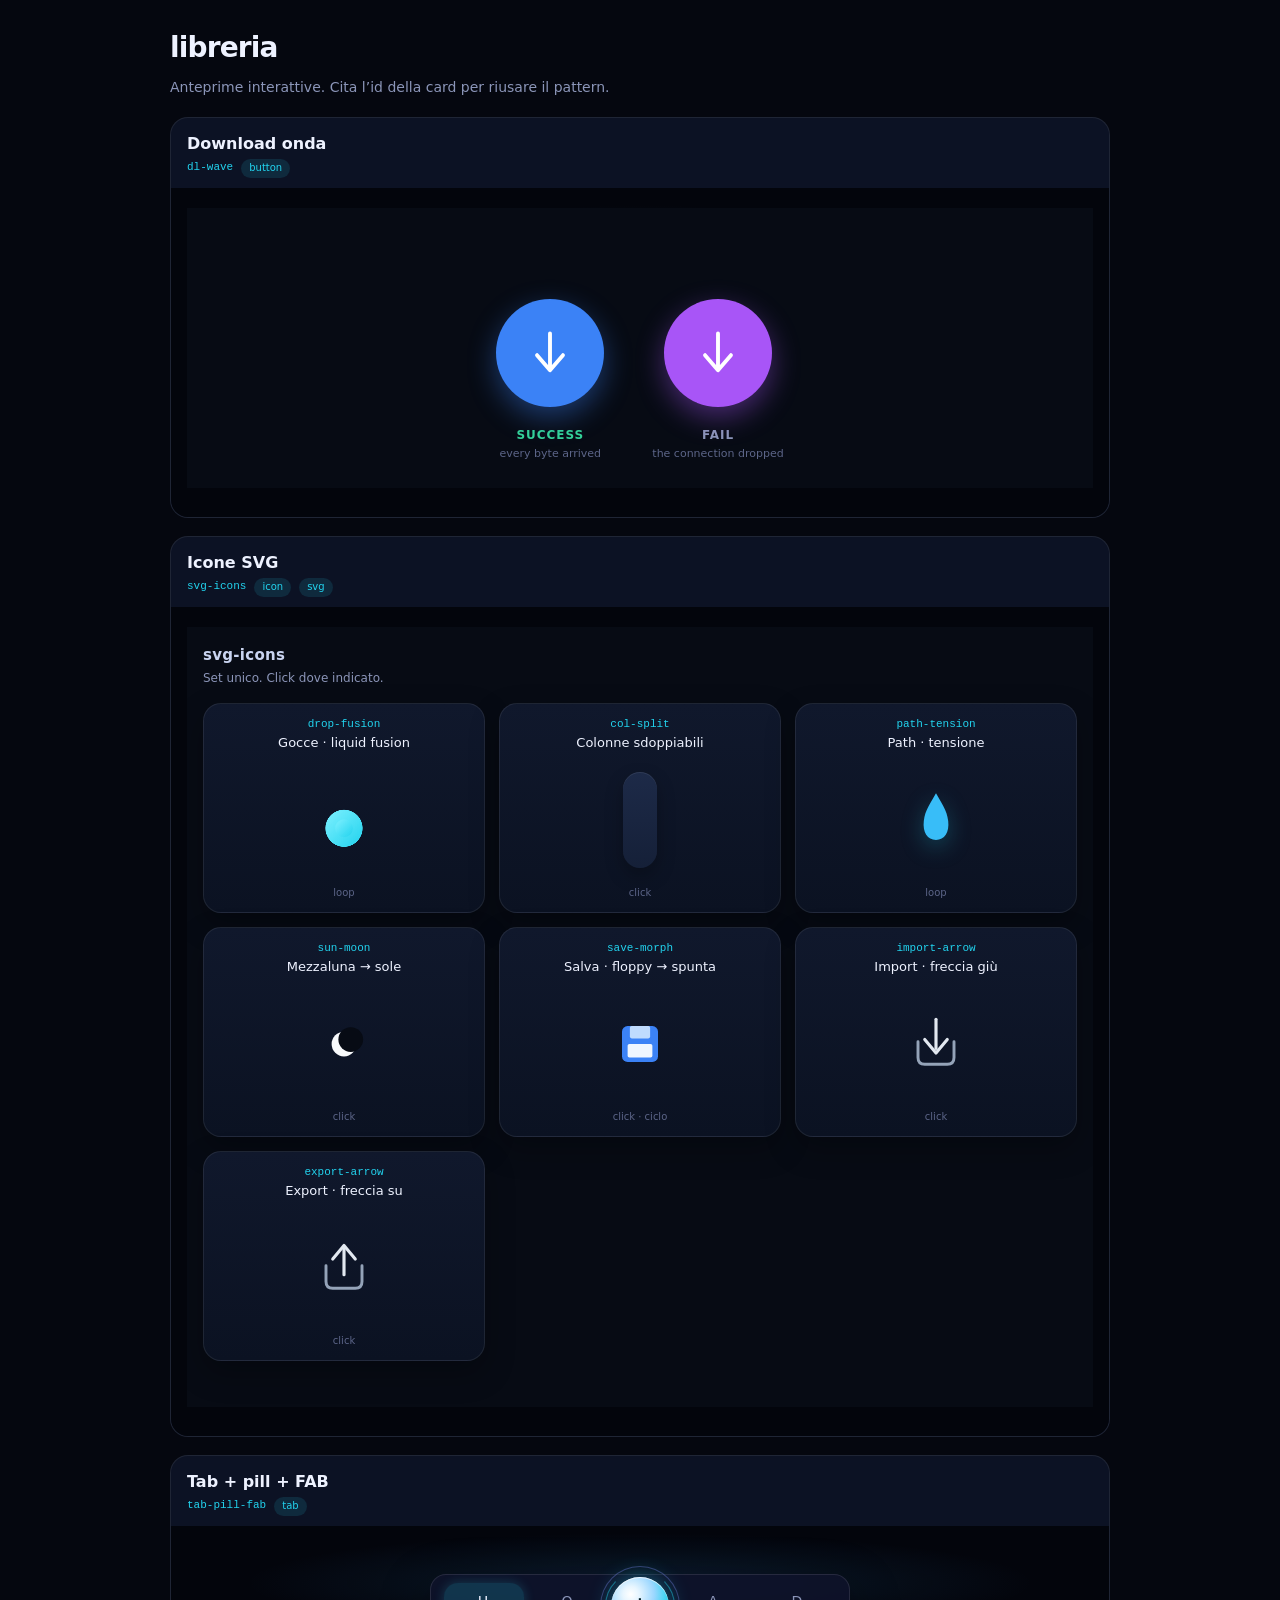
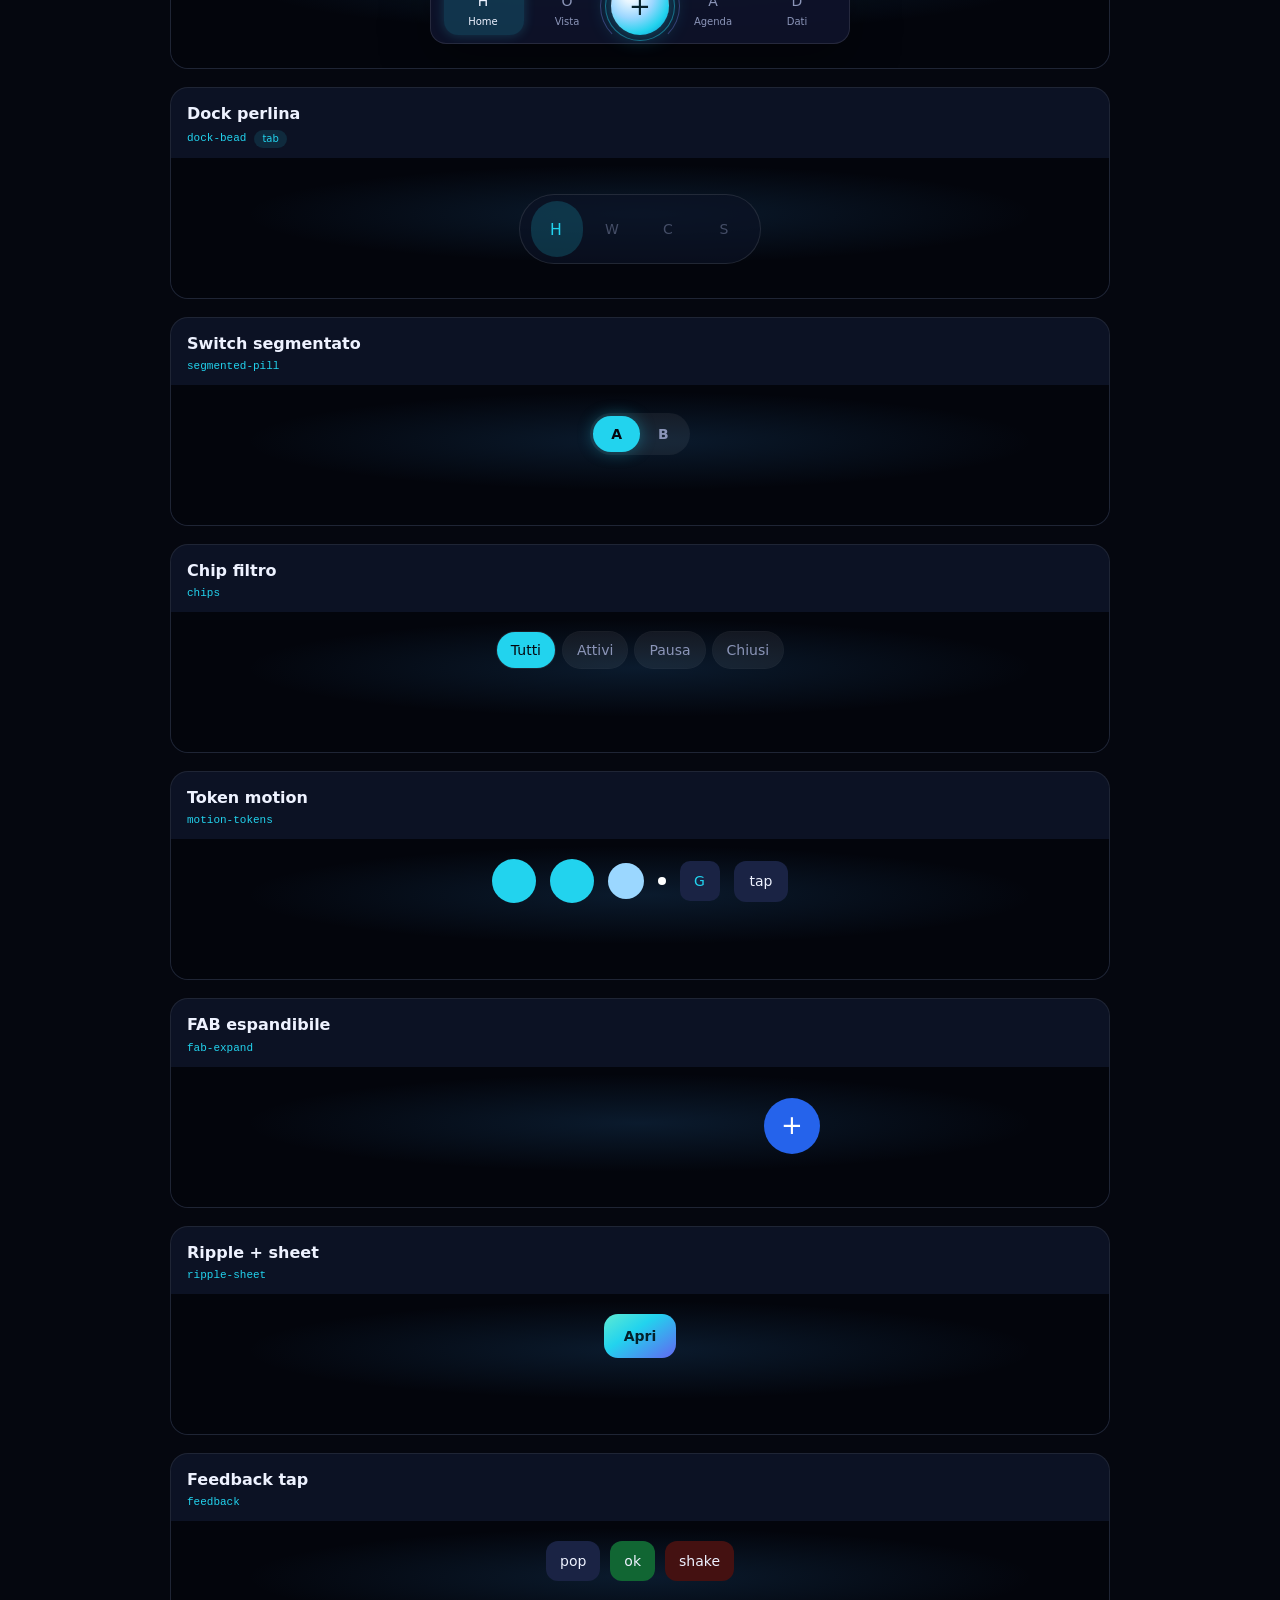
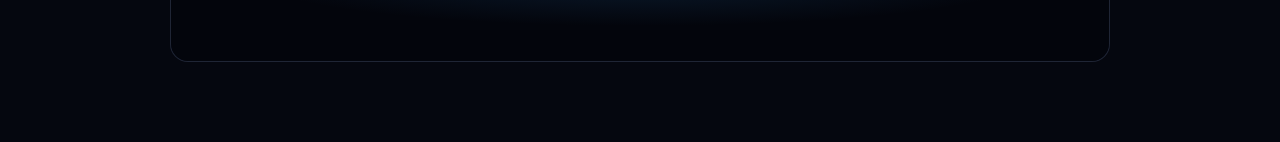
<file: index.html>
<!DOCTYPE html>
<html lang="it">
<head>
<meta charset="utf-8"/>
<meta name="viewport" content="width=device-width,initial-scale=1"/>
<title>libreria</title>
<style>
:root{--void:#05070f;--cyan:#22d3ee;--fg:#eef2ff;--muted:#8b95b8;--ease:cubic-bezier(0.22,1,0.36,1)}
*{box-sizing:border-box}html,body{margin:0;background:var(--void);color:var(--fg);font:14px/1.45 system-ui,sans-serif}
header.top{padding:28px 20px 12px;max-width:980px;margin:0 auto}
h1{margin:0;font-size:28px;letter-spacing:-.03em}
.lead{color:var(--muted);margin:8px 0 0}
.grid{max-width:980px;margin:0 auto;padding:8px 20px 80px;display:grid;gap:18px}
.card{background:#0c1224;border:1px solid rgba(255,255,255,.08);border-radius:18px;overflow:hidden}
.card h2{margin:0;font-size:16px}
.pad{padding:14px 16px 0}
.meta{font-size:11px;color:var(--muted);margin:4px 0 10px;display:flex;align-items:center;gap:8px;flex-wrap:wrap}
.tag{display:inline-block;padding:2px 8px;border-radius:999px;background:rgba(34,211,238,.12);color:var(--cyan);font-size:10px}
.id{font-family:ui-monospace,monospace;font-size:11px;color:var(--cyan)}
.stage{min-height:140px;padding:20px 16px 24px;background:radial-gradient(ellipse 60% 50% at 50% 40%,rgba(50,140,220,.16),transparent 70%),#03050c}
.stage iframe{width:100%;border:0;background:#070b14}
.stage iframe.tall{height:780px}
.stage iframe.short{height:280px}
button{font:inherit;cursor:pointer}
.glass{background:rgba(14,19,42,.94);border:1px solid rgba(255,255,255,.1);box-shadow:0 18px 50px rgba(0,0,0,.35)}
.tabbar{position:relative;display:flex;align-items:flex-end;justify-content:space-between;gap:4px;max-width:420px;margin:28px auto 0;padding:8px 12px;border-radius:16px}
.tabbar .pill{position:absolute;top:8px;bottom:8px;border-radius:14px;background:rgba(34,211,238,.18);box-shadow:0 0 12px rgba(56,232,255,.2);transition:left 320ms var(--ease),width 320ms var(--ease)}
.nav-btn{position:relative;z-index:1;flex:1;border:0;background:0;color:var(--muted);padding:8px 4px 6px;display:flex;flex-direction:column;align-items:center;gap:4px}
.nav-btn.on{color:var(--fg)}.nav-btn small{font-size:10px}
.sun-fab{position:relative;width:58px;height:58px;margin-top:-28px;border:0;border-radius:50%;background:radial-gradient(circle at 34% 30%,#fff 0%,#e8f6ff 14%,#9bd7ff 42%,#22d3ee 70%,#0284c7 100%);box-shadow:0 0 22px rgba(34,211,238,.42),inset 0 1px 0 rgba(255,255,255,.7);animation:breathe 3.6s ease-in-out infinite;color:#04212a;font-size:26px}
.sun-fab .ring{position:absolute;inset:-6px;border:1.5px solid rgba(34,211,238,.45);border-radius:50%;border-top-color:transparent;animation:spin 10s linear infinite}
.sun-fab .ring2{inset:-11px;border-color:rgba(129,140,248,.35);border-bottom-color:transparent;animation-direction:reverse}
.ripple{position:absolute;inset:0;border-radius:50%;border:2px solid rgba(56,232,255,.95);animation:fab-ripple .48s ease-out forwards;pointer-events:none}
@keyframes breathe{0%,100%{box-shadow:0 0 16px rgba(34,211,238,.32),inset 0 1px 0 #fff}50%{box-shadow:0 0 28px rgba(34,211,238,.55),inset 0 1px 0 #fff}}
@keyframes spin{to{transform:rotate(360deg)}}
@keyframes fab-ripple{from{transform:scale(.35);opacity:.85}to{transform:scale(2.35);opacity:0}}
.dock{position:relative;display:flex;gap:4px;margin:16px auto 0;padding:8px 10px;border-radius:100px;background:rgba(12,18,36,.72);border:1px solid rgba(255,255,255,.1);width:max-content}
.bead{position:absolute;top:6px;width:52px;height:calc(100% - 12px);border-radius:100px;background:var(--bead,var(--cyan));opacity:.18;transition:left .48s var(--ease),background-color .38s ease;pointer-events:none}
.dock-tab{width:52px;height:52px;border:0;background:0;border-radius:50%;color:var(--muted);opacity:.45;transition:opacity .2s,transform .34s var(--ease),color .3s}
.dock-tab.on{opacity:1;transform:scale(1.12)}
.switch{position:relative;display:flex;border-radius:999px;background:rgba(255,255,255,.06);padding:3px;width:max-content;margin:8px auto}
.switch .g-pill{position:absolute;top:3px;height:calc(100% - 6px);border-radius:999px;background:var(--cyan);box-shadow:0 0 16px rgba(34,211,238,.35);transition:left 320ms var(--ease),width 320ms var(--ease)}
.switch button{position:relative;z-index:1;border:0;background:0;color:var(--muted);height:36px;padding:0 18px;border-radius:999px;font-weight:600}
.switch button.on{color:#05070f}
.chips{display:flex;gap:8px;flex-wrap:wrap;justify-content:center}
.chip{height:36px;border:0;border-radius:999px;padding:0 14px;background:rgba(255,255,255,.06);color:var(--muted);box-shadow:0 0 0 1px rgba(255,255,255,.08)}
.chip.on{background:var(--cyan);color:#05070f}
.tokens{display:flex;flex-wrap:wrap;gap:14px;justify-content:center;align-items:center}
.dot{width:44px;height:44px;border-radius:50%;background:var(--cyan)}
.float{animation:float 5.2s ease-in-out infinite}
@keyframes float{0%,100%{transform:translateY(0)}50%{transform:translateY(-10px)}}
.iconpulse{animation:iconpulse 1.6s ease-out infinite}
@keyframes iconpulse{0%,100%{box-shadow:0 0 0 0 rgba(34,211,238,.55)}50%{box-shadow:0 0 0 7px transparent}}
.glowdot{width:36px;height:36px;border-radius:50%;background:#9bd7ff;animation:glow 3.6s ease-in-out infinite}
@keyframes glow{0%,100%{filter:drop-shadow(0 0 8px #22d3ee)}50%{filter:drop-shadow(0 0 22px #fff)}}
.star{width:8px;height:8px;border-radius:50%;background:#fff;animation:tw 3s ease-in-out infinite}
@keyframes tw{0%,100%{opacity:.15}50%{opacity:.9}}
.gear{width:40px;height:40px;border-radius:10px;background:#1a2344;color:var(--cyan);border:0}
.gear.go{animation:gs .48s ease}
@keyframes gs{from{transform:rotate(0)}to{transform:rotate(90deg)}}
.glow-tap{border:0;border-radius:12px;padding:10px 16px;background:#1a2344;color:var(--fg)}
.glow-tap:active{transform:scale(.97);filter:brightness(1.18)}
.g-wrap{max-width:360px;margin:8px auto 0;height:62px;position:relative}
.g-fab{position:absolute;right:0;top:3px;height:56px;width:56px;border-radius:28px;background:#2563eb;display:flex;align-items:center;overflow:hidden;transition:width .35s var(--ease)}
.g-fab.exp{width:100%;background:#0c1224;border:2px solid #2563eb}
.g-fab input{flex:1;border:0;background:0;color:var(--fg);padding:0 16px;min-width:0;display:none}
.g-fab.exp input{display:block}
.g-fab .plus{width:56px;height:56px;border:0;background:0;color:#fff;font-size:26px;margin-left:auto}
@keyframes squash{0%{transform:scaleY(1)}35%{transform:scaleY(.86)}65%{transform:scaleY(1.07)}100%{transform:scaleY(1)}}
.squash{animation:squash .4s cubic-bezier(.34,1.56,.64,1)}
.ripple-btn{position:relative;overflow:hidden;border:0;border-radius:14px;padding:12px 20px;background:linear-gradient(145deg,#5eead4,#22d3ee 40%,#6366f1);color:#04212a;font-weight:700}
.rip{position:absolute;border-radius:50%;background:rgba(255,255,255,.45);transform:scale(0);animation:m3 560ms ease-out forwards;pointer-events:none}
@keyframes m3{to{transform:scale(2.6);opacity:0}}
.sheet{margin:14px auto 0;max-width:280px;background:#121a33;border-radius:18px;padding:16px;animation:sheet .32s var(--ease) both}
@keyframes sheet{from{opacity:0;transform:translateY(18px) scale(.96)}to{opacity:1;transform:none}}
.maths{display:flex;gap:10px;flex-wrap:wrap;justify-content:center}
.mbtn{border:0;border-radius:12px;padding:10px 14px;background:#1a2344;color:var(--fg)}
.pop{animation:pop .32s var(--ease)}
@keyframes pop{0%{transform:scale(.92);opacity:0}60%{transform:scale(1.03)}100%{transform:scale(1);opacity:1}}
.ok{animation:pulseOk .6s ease-out}
@keyframes pulseOk{from{box-shadow:0 0 0 0 rgba(52,199,89,.45)}to{box-shadow:0 0 0 14px transparent}}
.shake{animation:shakeHard .45s ease}
@keyframes shakeHard{0%,100%{transform:none}12%{transform:translateX(-8px)}24%{transform:translateX(8px)}36%{transform:translateX(-6px)}}
</style></head>
<body>
<header class="top"><h1>libreria</h1>
<p class="lead">Anteprime interattive. Cita l’id della card per riusare il pattern.</p></header>
<div class="grid">
<section class="card" id="dl-wave"><div class="pad"><h2>Download onda</h2><div class="meta"><span class="id">dl-wave</span><span class="tag">button</span></div></div>
<div class="stage"><iframe class="short" src="demos/dl-wave.html" title="dl-wave"></iframe></div></section>
<section class="card" id="svg-icons"><div class="pad"><h2>Icone SVG</h2><div class="meta"><span class="id">svg-icons</span><span class="tag">icon</span><span class="tag">svg</span></div></div>
<div class="stage"><iframe class="tall" src="demos/svg-icons.html" title="svg-icons"></iframe></div></section>
<section class="card" id="tab-pill-fab"><div class="pad"><h2>Tab + pill + FAB</h2><div class="meta"><span class="id">tab-pill-fab</span><span class="tag">tab</span></div></div>
<div class="stage"><div class="tabbar glass" id="onav"><span class="pill" id="opill"></span>
<button class="nav-btn on">H<small>Home</small></button>
<button class="nav-btn">O<small>Vista</small></button>
<button class="sun-fab" id="sfab">+<span class="ring"></span><span class="ring ring2"></span></button>
<button class="nav-btn">A<small>Agenda</small></button>
<button class="nav-btn">D<small>Dati</small></button></div></div></section>
<section class="card" id="dock-bead"><div class="pad"><h2>Dock perlina</h2><div class="meta"><span class="id">dock-bead</span><span class="tag">tab</span></div></div>
<div class="stage"><div class="dock" id="dock"><div class="bead" id="bead"></div>
<button class="dock-tab on" data-c="#22d3ee">H</button>
<button class="dock-tab" data-c="#34d399">W</button>
<button class="dock-tab" data-c="#fbbf24">C</button>
<button class="dock-tab" data-c="#fb7185">S</button></div></div></section>
<section class="card" id="segmented-pill"><div class="pad"><h2>Switch segmentato</h2><div class="meta"><span class="id">segmented-pill</span></div></div>
<div class="stage"><div class="switch" id="sw"><span class="g-pill" id="spill"></span><button class="on">A</button><button>B</button></div></div></section>
<section class="card" id="chips"><div class="pad"><h2>Chip filtro</h2><div class="meta"><span class="id">chips</span></div></div>
<div class="stage"><div class="chips" id="chips"><button class="chip on">Tutti</button><button class="chip">Attivi</button><button class="chip">Pausa</button><button class="chip">Chiusi</button></div></div></section>
<section class="card" id="motion-tokens"><div class="pad"><h2>Token motion</h2><div class="meta"><span class="id">motion-tokens</span></div></div>
<div class="stage"><div class="tokens"><div class="dot float"></div><div class="dot iconpulse"></div><div class="glowdot"></div><div class="star"></div><button class="gear" id="gear">G</button><button class="glow-tap">tap</button></div></div></section>
<section class="card" id="fab-expand"><div class="pad"><h2>FAB espandibile</h2><div class="meta"><span class="id">fab-expand</span></div></div>
<div class="stage"><div class="g-wrap"><div class="g-fab" id="gfab"><input placeholder="Aggiungi..."/><button class="plus" id="gplus">+</button></div></div></div></section>
<section class="card" id="ripple-sheet"><div class="pad"><h2>Ripple + sheet</h2><div class="meta"><span class="id">ripple-sheet</span></div></div>
<div class="stage" style="text-align:center"><button class="ripple-btn" id="rbtn">Apri</button><div class="sheet" id="sheet" hidden>Pannello</div></div></section>
<section class="card" id="feedback"><div class="pad"><h2>Feedback tap</h2><div class="meta"><span class="id">feedback</span></div></div>
<div class="stage"><div class="maths"><button class="mbtn" id="mpop">pop</button><button class="mbtn" id="mok" style="background:#163">ok</button><button class="mbtn" id="msh" style="background:#411">shake</button></div></div></section>
</div>
<script>
function measurePill(bar,btn,pill){const br=bar.getBoundingClientRect(),er=btn.getBoundingClientRect();pill.style.left=(er.left-br.left)+'px';pill.style.width=er.width+'px';}
const onav=document.getElementById('onav'),opill=document.getElementById('opill');
onav.querySelectorAll('.nav-btn').forEach(b=>{b.onclick=()=>{onav.querySelectorAll('.nav-btn').forEach(x=>x.classList.remove('on'));b.classList.add('on');measurePill(onav,b,opill);};});
measurePill(onav,onav.querySelector('.nav-btn.on'),opill);
document.getElementById('sfab').onclick=function(){const r=document.createElement('span');r.className='ripple';this.appendChild(r);setTimeout(()=>r.remove(),500);};
const dock=document.getElementById('dock'),bead=document.getElementById('bead');
function placeBead(btn){const dr=dock.getBoundingClientRect(),tr=btn.getBoundingClientRect();bead.style.left=(tr.left-dr.left+tr.width/2-26)+'px';bead.style.setProperty('--bead',btn.dataset.c);btn.style.color=btn.dataset.c;}
dock.querySelectorAll('.dock-tab').forEach(b=>{b.onclick=()=>{dock.querySelectorAll('.dock-tab').forEach(x=>{x.classList.remove('on');x.style.color='';});b.classList.add('on');placeBead(b);};});
placeBead(dock.querySelector('.dock-tab.on'));
const sw=document.getElementById('sw'),spill=document.getElementById('spill');
function placeSw(btn){const tr=sw.getBoundingClientRect(),br=btn.getBoundingClientRect();spill.style.left=(br.left-tr.left)+'px';spill.style.width=br.width+'px';}
sw.querySelectorAll('button').forEach(b=>{b.onclick=()=>{sw.querySelectorAll('button').forEach(x=>x.classList.remove('on'));b.classList.add('on');placeSw(b);};});
placeSw(sw.querySelector('button.on'));
document.getElementById('chips').querySelectorAll('.chip').forEach(b=>{b.onclick=()=>{document.querySelectorAll('#chips .chip').forEach(x=>x.classList.remove('on'));b.classList.add('on');};});
document.getElementById('gear').onclick=function(){this.classList.remove('go');void this.offsetWidth;this.classList.add('go');};
const gfab=document.getElementById('gfab');
document.getElementById('gplus').onclick=()=>{gfab.classList.toggle('exp');gfab.classList.remove('squash');void gfab.offsetWidth;gfab.classList.add('squash');};
const rbtn=document.getElementById('rbtn'),sheet=document.getElementById('sheet');
rbtn.onclick=e=>{const r=document.createElement('span');r.className='rip';const rec=rbtn.getBoundingClientRect();r.style.width=r.style.height=Math.max(rec.width,rec.height)+'px';r.style.left=(e.clientX-rec.left-rec.width/2)+'px';r.style.top=(e.clientY-rec.top-rec.height/2)+'px';rbtn.appendChild(r);setTimeout(()=>r.remove(),560);sheet.hidden=false;sheet.style.animation='none';void sheet.offsetWidth;sheet.style.animation='';};
function replay(el,cls){el.classList.remove(cls);void el.offsetWidth;el.classList.add(cls);}
document.getElementById('mpop').onclick=e=>replay(e.target,'pop');
document.getElementById('mok').onclick=e=>replay(e.target,'ok');
document.getElementById('msh').onclick=e=>replay(e.target,'shake');
</script></body></html>
</file>
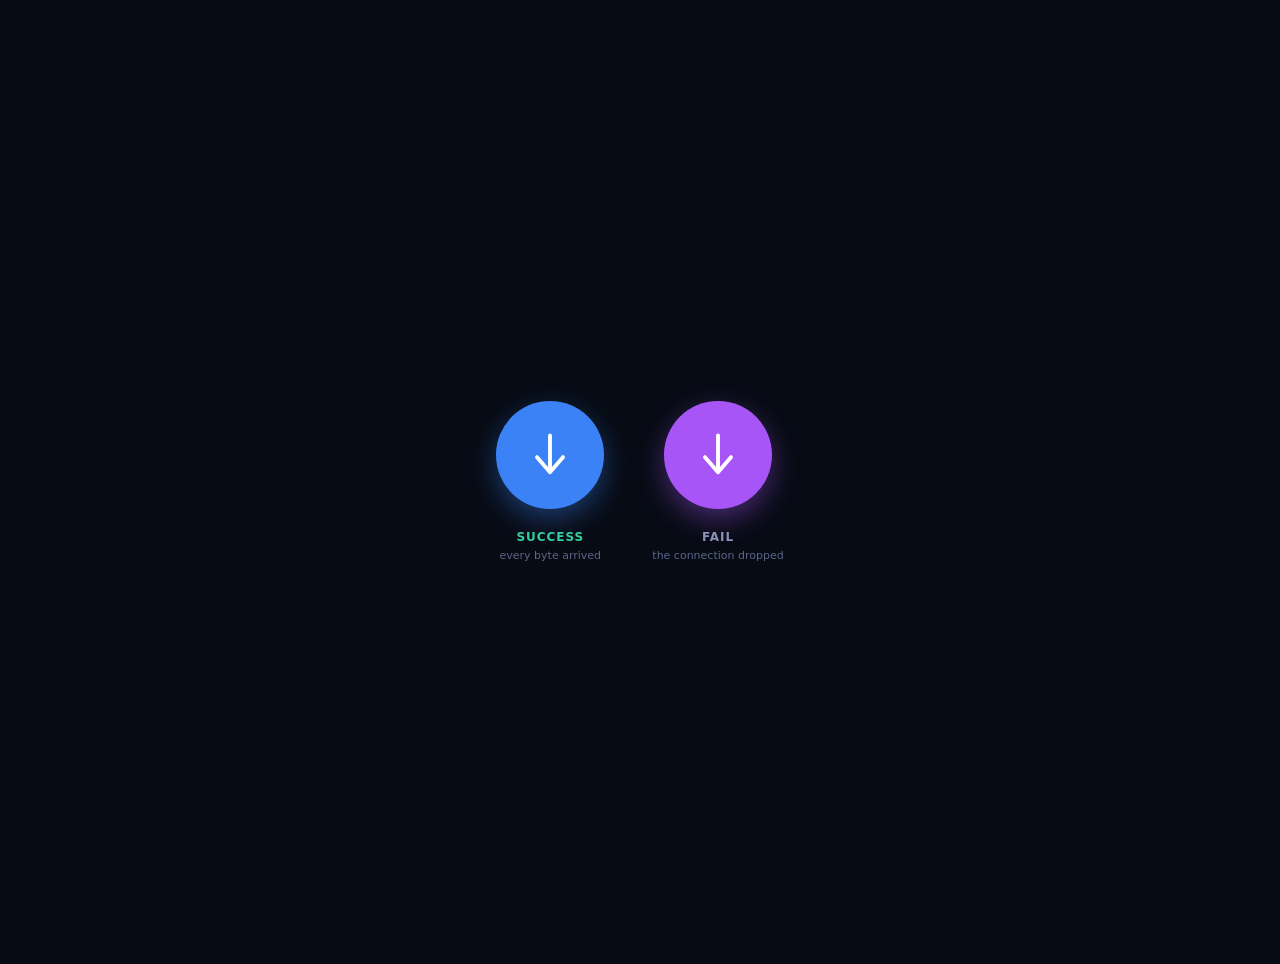
<file: demos/dl-wave.html>
<!DOCTYPE html>
<html lang="it">
<head>
<meta charset="utf-8"/>
<meta name="viewport" content="width=device-width,initial-scale=1"/>
<title>dl-wave</title>
<style>
  html,body{margin:0;min-height:100%;background:#070b14;color:#eef2ff;font:14px/1.4 system-ui,sans-serif}
  .wrap{min-height:100dvh;display:grid;place-items:center;padding:32px 16px}
  .row{display:flex;gap:48px;flex-wrap:wrap;justify-content:center}
  .col{text-align:center}
  .lbl{margin-top:14px;font-weight:700;letter-spacing:.08em;font-size:12px;color:#8b95b8}
  .sub{font-size:11px;color:#5c6588;margin-top:2px}
  .col.ok .lbl{color:#34d399}
  .dl{--c:#3b82f6;width:108px;height:108px;border:0;border-radius:50%;padding:0;background:var(--c);color:#fff;position:relative;cursor:pointer;box-shadow:0 10px 28px color-mix(in srgb,var(--c) 40%,transparent)}
  .dl.fail{--c:#a855f7}
  .dl svg{position:absolute;inset:0;width:100%;height:100%}
  .track{fill:none;stroke:rgba(255,255,255,.22);stroke-width:3.7;opacity:0}
  .arc{fill:none;stroke:#fff;stroke-width:3.7;stroke-linecap:round;stroke-dasharray:262.8;stroke-dashoffset:262.8;opacity:0}
  .wave{opacity:0}
  .icon{fill:none;stroke:#fff;stroke-width:3.6;stroke-linecap:round;stroke-linejoin:round}
  .pct{font:600 15px/1 system-ui;fill:#fff;opacity:0}
  .dl.run{background:transparent}
  .dl.run .track,.dl.run .arc,.dl.run .wave,.dl.run .pct{opacity:1}
  .dl.run .icon{opacity:0}
  .dl.done{background:var(--c)}
  .dl.done .track,.dl.done .arc,.dl.done .wave,.dl.done .pct{opacity:0}
  .dl.done .icon{opacity:1}
</style>
</head>
<body>
<div class="wrap">
  <div class="row">
    <div class="col ok">
      <button class="dl" id="ok" aria-label="download ok"></button>
      <div class="lbl">SUCCESS</div>
      <div class="sub">every byte arrived</div>
    </div>
    <div class="col">
      <button class="dl fail" id="no" aria-label="download fail"></button>
      <div class="lbl">FAIL</div>
      <div class="sub">the connection dropped</div>
    </div>
  </div>
</div>
<script>
const R=41.8,C=2*Math.PI*R;
const ARROW='M50 32 L50 62 M38 52 L50 66 L62 52';
const CHECK='M34 52 L46 64 L68 40';
function mount(btn){
  btn.innerHTML=`<svg viewBox="0 0 100 100">
    <defs><clipPath id="c${btn.id}"><circle cx="50" cy="50" r="36"/></clipPath></defs>
    <circle class="track" cx="50" cy="50" r="${R}"/>
    <circle class="arc" cx="50" cy="50" r="${R}" transform="rotate(-90 50 50)"/>
    <g class="wave" clip-path="url(#c${btn.id})"><path class="surf" fill="var(--c)"/></g>
    <text class="pct" x="50" y="54" text-anchor="middle">0%</text>
    <path class="icon" d="${ARROW}"/>
  </svg>`;
}
function surf(p){
  const y=86-(p/100)*72;
  return `M8 ${y} C 24 ${y-6}, 36 ${y+6}, 50 ${y} S 76 ${y-6}, 92 ${y} V 100 H8 Z`;
}
function run(btn,ok){
  if(btn.busy) return;
  btn.busy=true;
  const arc=btn.querySelector('.arc');
  const pct=btn.querySelector('.pct');
  const icon=btn.querySelector('.icon');
  const wave=btn.querySelector('.surf');
  btn.classList.remove('done');
  btn.classList.add('run');
  icon.setAttribute('d',ARROW);
  let t=0, drop=ok?101:58+Math.random()*18;
  const id=setInterval(()=>{
    t=Math.min(t+2.2, drop);
    const p=Math.min(100,t);
    arc.style.strokeDashoffset=String(C*(1-p/100));
    pct.textContent=Math.round(p)+'%';
    wave.setAttribute('d',surf(p));
    if(t>=drop){
      clearInterval(id);
      if(ok){
        btn.classList.remove('run');
        btn.classList.add('done');
        icon.setAttribute('d',CHECK);
        setTimeout(()=>{icon.setAttribute('d',ARROW);btn.classList.remove('done');btn.busy=false;},1600);
      }else{
        btn.classList.remove('run');
        icon.setAttribute('d',ARROW);
        btn.busy=false;
      }
    }
  },28);
}
mount(document.getElementById('ok'));
mount(document.getElementById('no'));
document.getElementById('ok').onclick=()=>run(ok,true);
document.getElementById('no').onclick=()=>run(no,false);
</script>
</body>
</html>
</file>
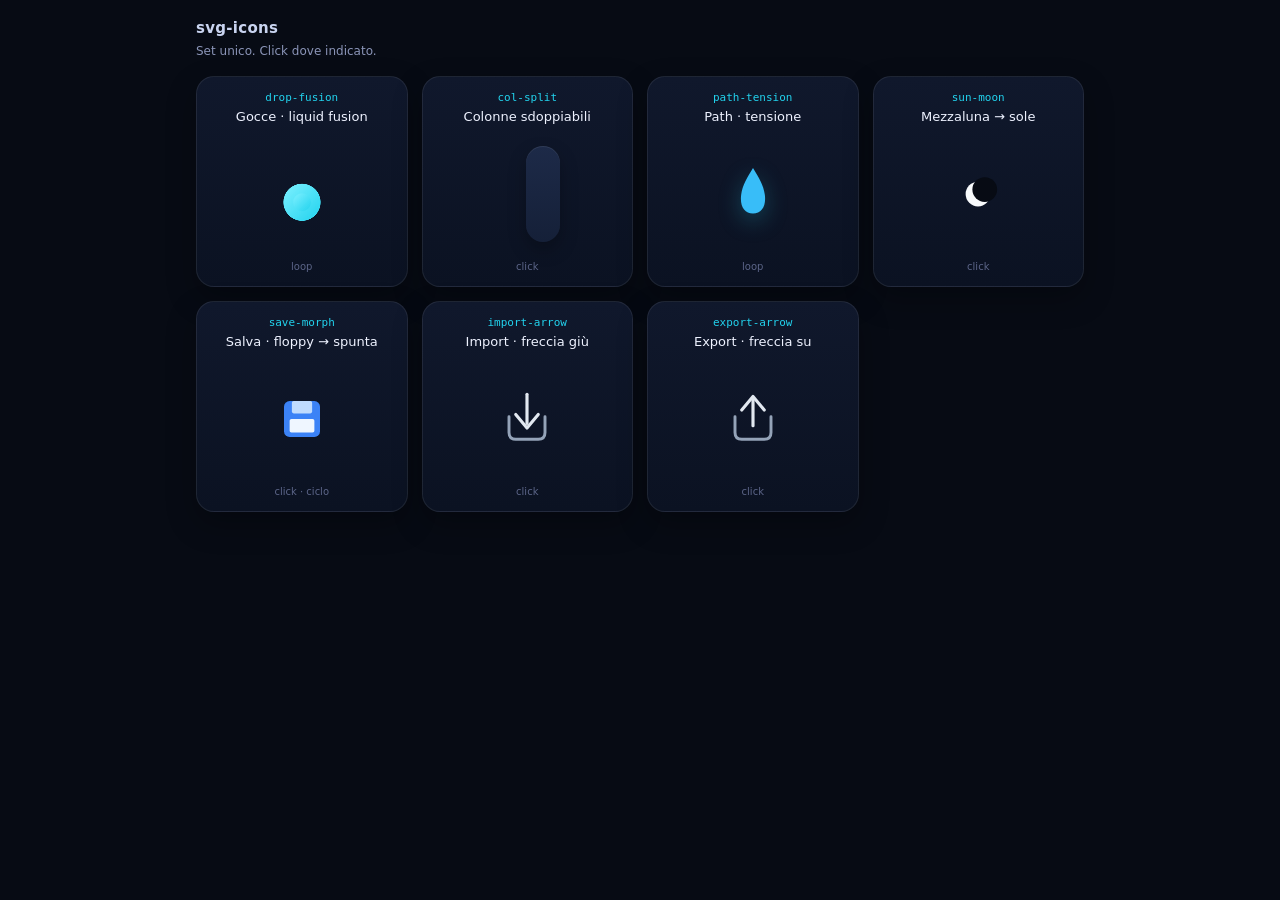
<file: demos/svg-icons.html>
<!DOCTYPE html>
<html lang="it">
<head>
<meta charset="utf-8"/>
<meta name="viewport" content="width=device-width,initial-scale=1"/>
<title>svg-icons</title>
<style>
:root{
  --bg:#070b14; --card:#0d1426; --line:rgba(255,255,255,.08);
  --fg:#eef2ff; --muted:#8b95b8; --cyan:#22d3ee; --mint:#34d399;
  --blue:#3b82f6; --amber:#fbbf24; --ease:cubic-bezier(.22,1,.36,1);
  --spring:cubic-bezier(.34,1.45,.64,1);
}
*{box-sizing:border-box}
html,body{margin:0;background:var(--bg);color:var(--fg);font:13px/1.4 system-ui,sans-serif}
.wrap{max-width:920px;margin:0 auto;padding:18px 16px 28px}
h1{font-size:15px;margin:0 0 4px;letter-spacing:.02em;color:#c9d4f0}
.sub{color:var(--muted);margin:0 0 16px;font-size:12px}
.grid{display:grid;grid-template-columns:repeat(auto-fill,minmax(210px,1fr));gap:14px}
.cell{background:linear-gradient(180deg,#10182c,#0b1222);border:1px solid var(--line);border-radius:18px;padding:14px 12px 12px;text-align:center;box-shadow:0 12px 30px rgba(0,0,0,.28)}
.id{font:11px ui-monospace,monospace;color:var(--cyan)}
.name{margin:4px 0 2px;font-size:13px}
.hint{font-size:10px;color:#5c6588;min-height:14px}
.stage{height:132px;display:grid;place-items:center;position:relative}
button.hit{background:0;border:0;padding:8px;cursor:pointer;color:inherit;border-radius:16px}
button.hit:focus-visible{outline:2px solid var(--cyan)}
svg{overflow:visible;display:block}
.fusion-svg{width:88px;height:88px}
.orb-s{animation:fuse 3.2s var(--ease) infinite;transform-box:fill-box;transform-origin:center}
@keyframes fuse{
  0%{transform:translate(14px,-16px) scale(1)}
  28%{transform:translate(6px,-8px) scale(1.05)}
  48%{transform:translate(1px,-1px) scale(.92)}
  58%{transform:translate(0,2px) scale(.2)}
  62%{transform:translate(0,2px) scale(.01);opacity:0}
  68%{opacity:0;transform:translate(-12px,-18px) scale(.2)}
  78%{opacity:1;transform:translate(-14px,-16px) scale(.85)}
  100%{transform:translate(14px,-16px) scale(1)}
}
.split{position:relative;width:200px;height:108px}
.split .col{
  position:absolute;top:6px;left:50%;width:34px;height:96px;
  margin-left:-17px;border-radius:17px;overflow:hidden;
  background:linear-gradient(180deg,#1d2a48,#152038);
  box-shadow:inset 0 1px 0 rgba(255,255,255,.08),0 8px 18px rgba(0,0,0,.25);
  transition:transform .7s var(--ease),width .7s var(--ease),border-radius .7s var(--ease),background .5s;
}
.split .col.b{opacity:0}
.split .fake{opacity:0;padding:10px 8px;font-size:9px;line-height:1.45;color:#b7c2dc;text-align:left;transition:opacity .28s ease .42s}
.split.open .col.a{transform:translateX(-58px);width:92px;margin-left:-46px;border-radius:12px;background:linear-gradient(180deg,#1e3358,#15263f)}
.split.open .col.b{opacity:1;transform:translateX(58px);width:92px;margin-left:-46px;border-radius:12px;background:linear-gradient(180deg,#1e3358,#15263f)}
.split.open .fake{opacity:1}
.split .bar{height:6px;width:70%;border-radius:99px;background:rgba(34,211,238,.35);margin-bottom:6px}
.split .ln{height:4px;width:88%;border-radius:99px;background:rgba(255,255,255,.12);margin:5px 0}
.tension path{filter:drop-shadow(0 6px 10px rgba(34,211,238,.25))}
.sm .shade{transition:transform .75s var(--ease),opacity .45s}
.sm .core{transform-origin:32px 32px;transition:transform .8s var(--ease),fill .5s}
.sm .rayc{transform-origin:32px 32px}
.sm .ray{transform-origin:32px 32px;opacity:0;transition:transform .7s var(--spring),opacity .35s}
.sm.day .shade{transform:translate(16px,-8px);opacity:0}
.sm.day .core{transform:rotate(180deg);fill:#fff6d5}
.sm.day .ray{opacity:1}
.sm.day .ray:nth-child(1){transform:translate(0,-13px)}
.sm.day .ray:nth-child(2){transform:translate(9px,-9px)}
.sm.day .ray:nth-child(3){transform:translate(13px,0)}
.sm.day .ray:nth-child(4){transform:translate(9px,9px)}
.sm.day .ray:nth-child(5){transform:translate(0,13px)}
.sm.day .ray:nth-child(6){transform:translate(-9px,9px)}
.sm.day .ray:nth-child(7){transform:translate(-13px,0)}
.sm.day .ray:nth-child(8){transform:translate(-9px,-9px)}
.save-ico{width:72px;height:72px}
.save-ico .disk{transform-origin:32px 32px;transition:transform .55s var(--ease),opacity .28s}
.save-ico .blob{opacity:0;transform-origin:32px 32px}
.save-ico .chk{stroke-dasharray:36;stroke-dashoffset:36;opacity:0}
.save-ico.on .disk{transform:rotate(110deg) scale(.15);opacity:0}
.save-ico.on .blob{animation:liq .9s var(--ease) both}
.save-ico.on .chk{animation:draw .45s ease .55s forwards}
@keyframes liq{
  0%{opacity:0;transform:rotate(0) scale(.4)}
  30%{opacity:1;transform:rotate(80deg) scale(1.05)}
  70%{opacity:1;transform:rotate(160deg) scale(.85)}
  100%{opacity:0;transform:rotate(200deg) scale(.2)}
}
@keyframes draw{to{stroke-dashoffset:0;opacity:1}}
.save-ico.back .chk{animation:undraw .35s ease forwards}
.save-ico.back .disk{transition-delay:.15s}
@keyframes undraw{from{stroke-dashoffset:0;opacity:1}to{stroke-dashoffset:36;opacity:0}}
.box-ico{width:72px;height:72px}
.box-ico .tray{transition:transform .35s var(--spring)}
.box-ico .shaft,.box-ico .head{stroke:#e2e8f0;transition:stroke .3s}
.box-ico .drop{opacity:0}
.imp.go .shaft,.imp.go .head{stroke:#34d399}
.imp.go .arr{animation:impArr .7s var(--spring)}
.imp.go .tray{animation:boxCatch .7s var(--spring)}
@keyframes impArr{
  0%{transform:translateY(0) scaleY(1)}
  35%{transform:translateY(4px) scaleY(1.35)}
  70%{transform:translateY(14px) scaleY(.92)}
  100%{transform:translateY(0) scaleY(1)}
}
@keyframes boxCatch{
  0%,100%{transform:none}
  60%{transform:scaleY(.94) translateY(1px)}
}
.exp.go .shaft,.exp.go .head{stroke:#34d399}
.exp.go .arr{animation:expArr .75s var(--spring)}
.exp.go .drop{animation:expDrop .75s var(--ease) forwards}
@keyframes expArr{
  0%{transform:translateY(0) scaleY(1)}
  30%{transform:translateY(-4px) scaleY(1.28)}
  55%{transform:translateY(-16px) scaleY(1.05)}
  100%{transform:translateY(0) scaleY(1)}
}
@keyframes expDrop{
  0%{opacity:0;transform:translateY(0) scale(.4)}
  40%{opacity:1;transform:translateY(-8px) scale(1)}
  100%{opacity:0;transform:translateY(-22px) scale(.3)}
}
@media (prefers-reduced-motion:reduce){
  .orb-s,.tension path,.save-ico.on .blob{animation:none}
}
</style>
</head>
<body>
<div class="wrap">
  <h1>svg-icons</h1>
  <p class="sub">Set unico. Click dove indicato.</p>
  <div class="grid">
    <article class="cell" id="drop-fusion">
      <div class="id">drop-fusion</div>
      <div class="name">Gocce · liquid fusion</div>
      <div class="stage">
        <svg class="fusion-svg" viewBox="0 0 64 64" aria-hidden="true">
          <defs>
            <filter id="goo" x="-40%" y="-40%" width="180%" height="180%">
              <feGaussianBlur in="SourceGraphic" stdDeviation="3.2" result="b"/>
              <feColorMatrix in="b" type="matrix" values="1 0 0 0 0  0 1 0 0 0  0 0 1 0 0  0 0 0 22 -8" result="g"/>
              <feBlend in="SourceGraphic" in2="g"/>
            </filter>
            <linearGradient id="liq" x1="0" y1="0" x2="1" y2="1">
              <stop offset="0" stop-color="#7df0ff"/><stop offset="1" stop-color="#22d3ee"/>
            </linearGradient>
          </defs>
          <g filter="url(#goo)" fill="url(#liq)">
            <circle cx="32" cy="38" r="13"/>
            <circle class="orb-s" cx="32" cy="38" r="6.5"/>
          </g>
        </svg>
      </div>
      <div class="hint">loop</div>
    </article>
    <article class="cell" id="col-split">
      <div class="id">col-split</div>
      <div class="name">Colonne sdoppiabili</div>
      <div class="stage">
        <button class="hit" id="colsBtn" aria-label="sdoppia colonna">
          <div class="split" id="cols">
            <div class="col a"><div class="fake"><div class="bar"></div><div class="ln"></div><div class="ln"></div>id 12 · A<br>€ 24.00</div></div>
            <div class="col b"><div class="fake"><div class="bar"></div><div class="ln"></div><div class="ln"></div>id 13 · B<br>€ 18.50</div></div>
          </div>
        </button>
      </div>
      <div class="hint">click</div>
    </article>
    <article class="cell" id="path-tension">
      <div class="id">path-tension</div>
      <div class="name">Path · tensione</div>
      <div class="stage">
        <svg class="tension" width="56" height="72" viewBox="0 0 48 64" aria-hidden="true">
          <path fill="#38bdf8" d="M24 6 C18 16 12 22 12 34 C12 44 17 52 24 52 C31 52 36 44 36 34 C36 22 30 16 24 6 Z">
            <animate attributeName="d" dur="2.6s" repeatCount="indefinite" calcMode="spline"
              keyTimes="0;0.35;0.62;1" keySplines="0.22 1 0.36 1;0.22 1 0.36 1;0.22 1 0.36 1"
              values="M24 6 C18 16 12 22 12 34 C12 44 17 52 24 52 C31 52 36 44 36 34 C36 22 30 16 24 6 Z;M24 4 C14 14 8 24 11 36 C13 48 18 56 24 56 C30 56 35 48 37 36 C40 24 34 14 24 4 Z;M24 10 C20 18 16 24 14 32 C12 42 16 48 24 48 C32 48 36 42 34 32 C32 24 28 18 24 10 Z;M24 6 C18 16 12 22 12 34 C12 44 17 52 24 52 C31 52 36 44 36 34 C36 22 30 16 24 6 Z"/>
          </path>
        </svg>
      </div>
      <div class="hint">loop</div>
    </article>
    <article class="cell" id="sun-moon">
      <div class="id">sun-moon</div>
      <div class="name">Mezzaluna → sole</div>
      <div class="stage">
        <button class="hit" id="smBtn" aria-label="giorno notte">
          <svg class="sm" id="sm" width="72" height="72" viewBox="0 0 64 64">
            <g class="rayc">
              <circle class="ray" cx="32" cy="32" r="3.1" fill="#fbbf24"/>
              <circle class="ray" cx="32" cy="32" r="3.1" fill="#fbbf24"/>
              <circle class="ray" cx="32" cy="32" r="3.1" fill="#fbbf24"/>
              <circle class="ray" cx="32" cy="32" r="3.1" fill="#fbbf24"/>
              <circle class="ray" cx="32" cy="32" r="3.1" fill="#fbbf24"/>
              <circle class="ray" cx="32" cy="32" r="3.1" fill="#fbbf24"/>
              <circle class="ray" cx="32" cy="32" r="3.1" fill="#fbbf24"/>
              <circle class="ray" cx="32" cy="32" r="3.1" fill="#fbbf24"/>
            </g>
            <circle class="core" cx="32" cy="32" r="11" fill="#f8fafc"/>
            <circle class="shade" cx="38" cy="28" r="11" fill="#070b14"/>
          </svg>
        </button>
      </div>
      <div class="hint">click</div>
    </article>
    <article class="cell" id="save-morph">
      <div class="id">save-morph</div>
      <div class="name">Salva · floppy → spunta</div>
      <div class="stage">
        <button class="hit" id="svBtn" aria-label="salva">
          <svg class="save-ico" id="sv" viewBox="0 0 64 64">
            <defs>
              <filter id="goo2" x="-50%" y="-50%" width="200%" height="200%">
                <feGaussianBlur in="SourceGraphic" stdDeviation="2.4" result="b"/>
                <feColorMatrix in="b" values="1 0 0 0 0  0 1 0 0 0  0 0 1 0 0  0 0 0 20 -8"/>
              </filter>
            </defs>
            <g class="disk">
              <rect x="16" y="16" width="32" height="32" rx="5" fill="#3b82f6"/>
              <rect x="23" y="16" width="18" height="11" rx="1.6" fill="#bfdbfe"/>
              <rect x="21" y="32" width="22" height="12" rx="1.6" fill="#eff6ff"/>
            </g>
            <g class="blob" filter="url(#goo2)" fill="#3b82f6">
              <circle cx="32" cy="32" r="11"/>
              <circle cx="24" cy="28" r="7"/>
              <circle cx="40" cy="30" r="7"/>
            </g>
            <path class="chk" d="M20 34 L29 43 L46 22" fill="none" stroke="#34d399" stroke-width="4.2" stroke-linecap="round" stroke-linejoin="round"/>
          </svg>
        </button>
      </div>
      <div class="hint">click · ciclo</div>
    </article>
    <article class="cell" id="import-arrow">
      <div class="id">import-arrow</div>
      <div class="name">Import · freccia giù</div>
      <div class="stage">
        <button class="hit" id="impBtn" aria-label="importa">
          <svg class="box-ico imp" id="imp" viewBox="0 0 64 64" fill="none">
            <path class="tray" d="M16 30 V44 Q16 50 22 50 H42 Q48 50 48 44 V30" stroke="#94a3b8" stroke-width="2.6" stroke-linecap="round"/>
            <g class="arr" style="transform-origin:32px 24px">
              <path class="shaft" d="M32 10 V36" stroke-width="2.8" stroke-linecap="round"/>
              <path class="head" d="M22 28 L32 40 L42 28" stroke-width="2.8" stroke-linecap="round" stroke-linejoin="round"/>
            </g>
          </svg>
        </button>
      </div>
      <div class="hint">click</div>
    </article>
    <article class="cell" id="export-arrow">
      <div class="id">export-arrow</div>
      <div class="name">Export · freccia su</div>
      <div class="stage">
        <button class="hit" id="expBtn" aria-label="esporta">
          <svg class="box-ico exp" id="exp" viewBox="0 0 64 64" fill="none">
            <path class="tray" d="M16 30 V44 Q16 50 22 50 H42 Q48 50 48 44 V30" stroke="#94a3b8" stroke-width="2.6" stroke-linecap="round"/>
            <g class="arr" style="transform-origin:32px 28px">
              <path class="shaft" d="M32 38 V14" stroke-width="2.8" stroke-linecap="round"/>
              <path class="head" d="M22 24 L32 12 L42 24" stroke-width="2.8" stroke-linecap="round" stroke-linejoin="round"/>
            </g>
            <circle class="drop" cx="32" cy="12" r="3.2" fill="#34d399"/>
          </svg>
        </button>
      </div>
      <div class="hint">click</div>
    </article>
  </div>
</div>
<script>
const cols = document.getElementById('cols');
document.getElementById('colsBtn').onclick = () => cols.classList.toggle('open');
document.getElementById('smBtn').onclick = () => document.getElementById('sm').classList.toggle('day');
const sv = document.getElementById('sv');
let saving = false;
document.getElementById('svBtn').onclick = () => {
  if (saving) return;
  saving = true;
  sv.classList.remove('back');
  sv.classList.add('on');
  setTimeout(() => {
    sv.classList.add('back');
    sv.classList.remove('on');
    setTimeout(() => { sv.classList.remove('back'); saving = false; }, 400);
  }, 1600);
};
function pulse(el){
  el.classList.remove('go');
  void el.offsetWidth;
  el.classList.add('go');
  setTimeout(() => el.classList.remove('go'), 800);
}
document.getElementById('impBtn').onclick = () => pulse(document.getElementById('imp'));
document.getElementById('expBtn').onclick = () => pulse(document.getElementById('exp'));
</script>
</body>
</html>
</file>
